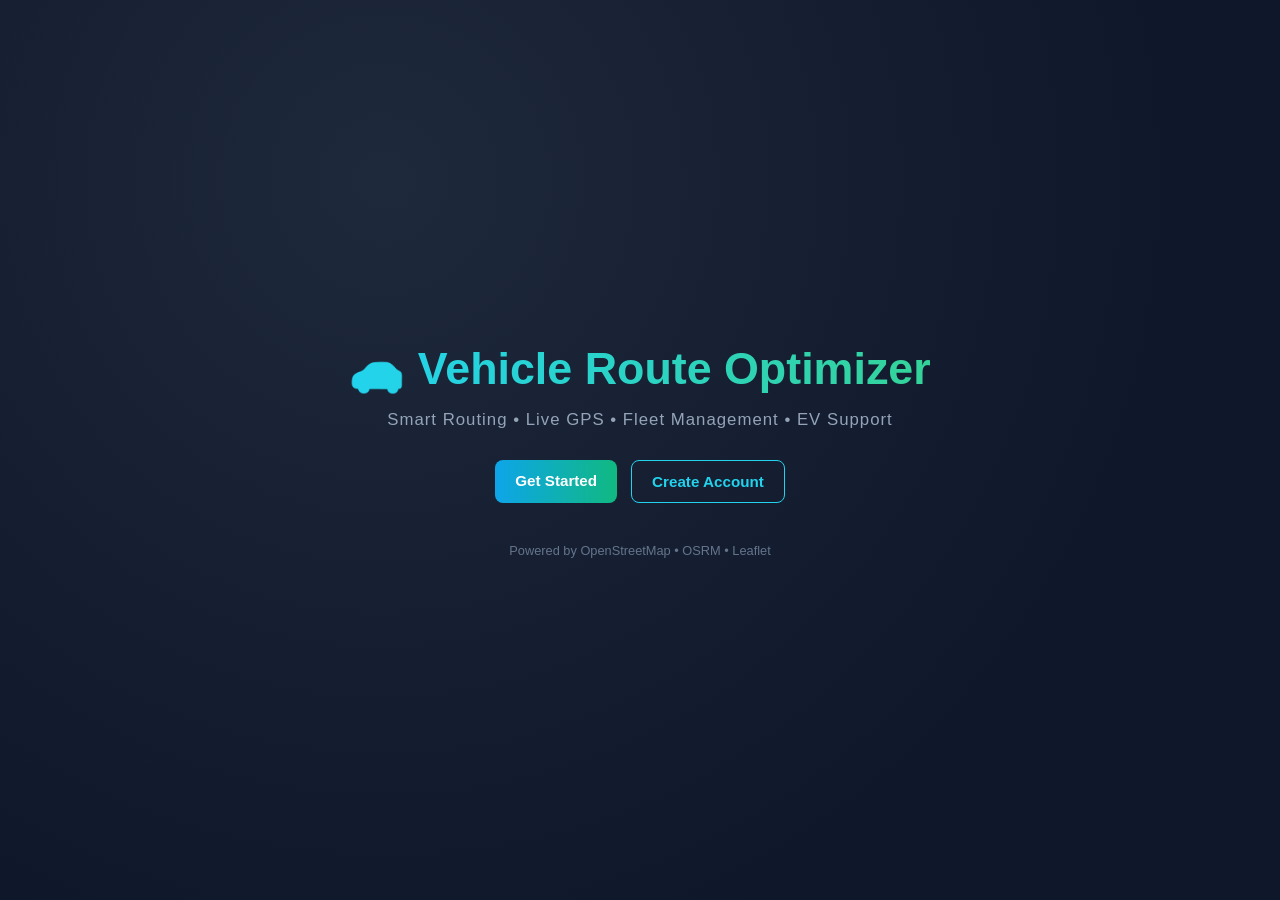
<file: index.html>
<!DOCTYPE html>
<html lang="en">
<head>
  <meta charset="UTF-8" />
  <meta name="viewport" content="width=device-width, initial-scale=1.0"/>
  <title>Vehicle Route Optimizer</title>
  <link rel="stylesheet" href="style.css" />
</head>
<body class="splash-body">
  <div class="splash-content">
    <h1 class="logo">🚗 Vehicle Route Optimizer</h1>
    <p class="tagline">Smart Routing • Live GPS • Fleet Management • EV Support</p>
    <div class="splash-actions">
      <a href="login.html" class="btn primary">Get Started</a>
      <a href="signup.html" class="btn ghost">Create Account</a>
    </div>
    <p class="splash-foot">Powered by OpenStreetMap • OSRM • Leaflet</p>
  </div>
</body>
</html>
</file>
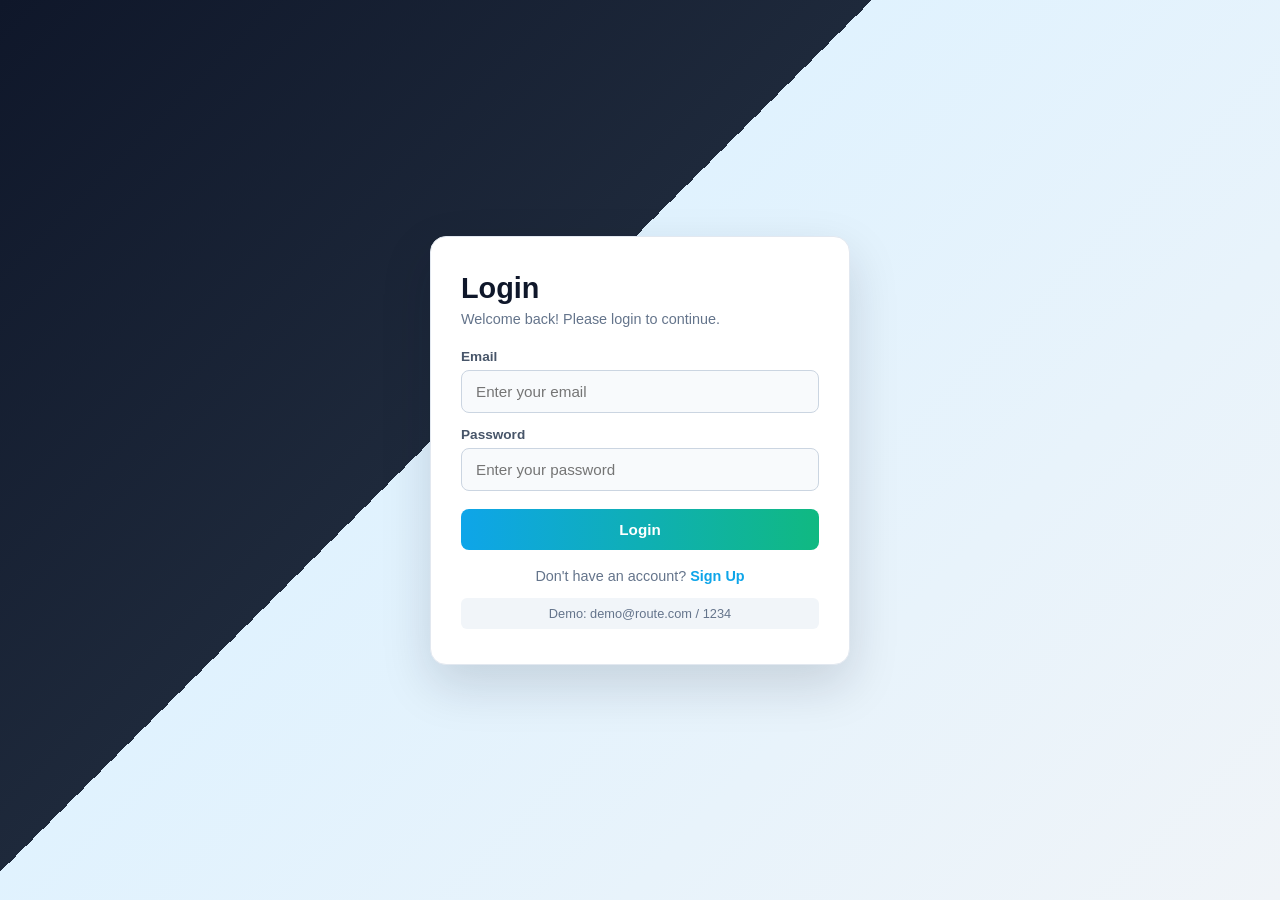
<file: dashboard.html>
<!DOCTYPE html>
<html lang="en">
<head>
  <meta charset="UTF-8" />
  <meta name="viewport" content="width=device-width, initial-scale=1.0"/>
  <title>Dashboard • Route Optimizer</title>
  <link rel="stylesheet" href="style.css" />
</head>
<body>

<div class="app-layout">
  <aside class="sidebar">
    <div class="user-chip">
      <div class="avatar" id="user-avatar">U</div>
      <div class="user-info">
        <p class="user-name" id="sidebar-user-name">User</p>
        <p class="user-role">Logged in</p>
      </div>
    </div>
    <nav class="side-nav">
      <a class="side-link active" href="dashboard.html"><span class="side-icon">🏠</span> <span class="side-label">Dashboard</span></a>
      <a class="side-link" href="map.html"><span class="side-icon">🗺️</span> <span class="side-label">Route Planner</span></a>
      <a class="side-link" href="fleet.html"><span class="side-icon">🚚</span> <span class="side-label">Fleet</span></a>
      <a class="side-link" href="history.html"><span class="side-icon">📜</span> <span class="side-label">Trip History</span></a>
      <a class="side-link" href="settings.html"><span class="side-icon">⚙️</span> <span class="side-label">Settings</span></a>
    </nav>
    <a class="side-link logout-link" onclick="handleLogout()">
      <span class="side-icon">🚪</span> <span class="side-label">Logout</span>
    </a>
  </aside>

  <main class="main-content">
    <div class="page active">
      <div class="page-header">
        <h2>Dashboard</h2>
        <p class="sub">Overview of your trips and fleet</p>
      </div>

      <div class="stat-grid">
        <div class="stat-card">
          <p class="stat-label">Total Trips</p>
          <p class="stat-value" id="stat-trips">0</p>
        </div>
        <div class="stat-card">
          <p class="stat-label">Total Distance</p>
          <p class="stat-value" id="stat-distance">0 km</p>
        </div>
        <div class="stat-card">
          <p class="stat-label">Fleet Size</p>
          <p class="stat-value" id="stat-fleet">0</p>
        </div>
      </div>

      <div class="card light">
        <h3>Quick Start</h3>
        <p class="sub">Plan a new route or manage your fleet.</p>
        <div style="display:flex; gap:10px; flex-wrap:wrap;">
          <a href="map.html" class="btn primary">🗺️ Plan a Route</a>
          <a href="fleet.html" class="btn small">🚚 Manage Fleet</a>
        </div>
      </div>
    </div>
  </main>
</div>

<script src="app.js"></script>
<script>
  loadUserUI();
  refreshDashboard();
</script>
</body>
</html>
</file>
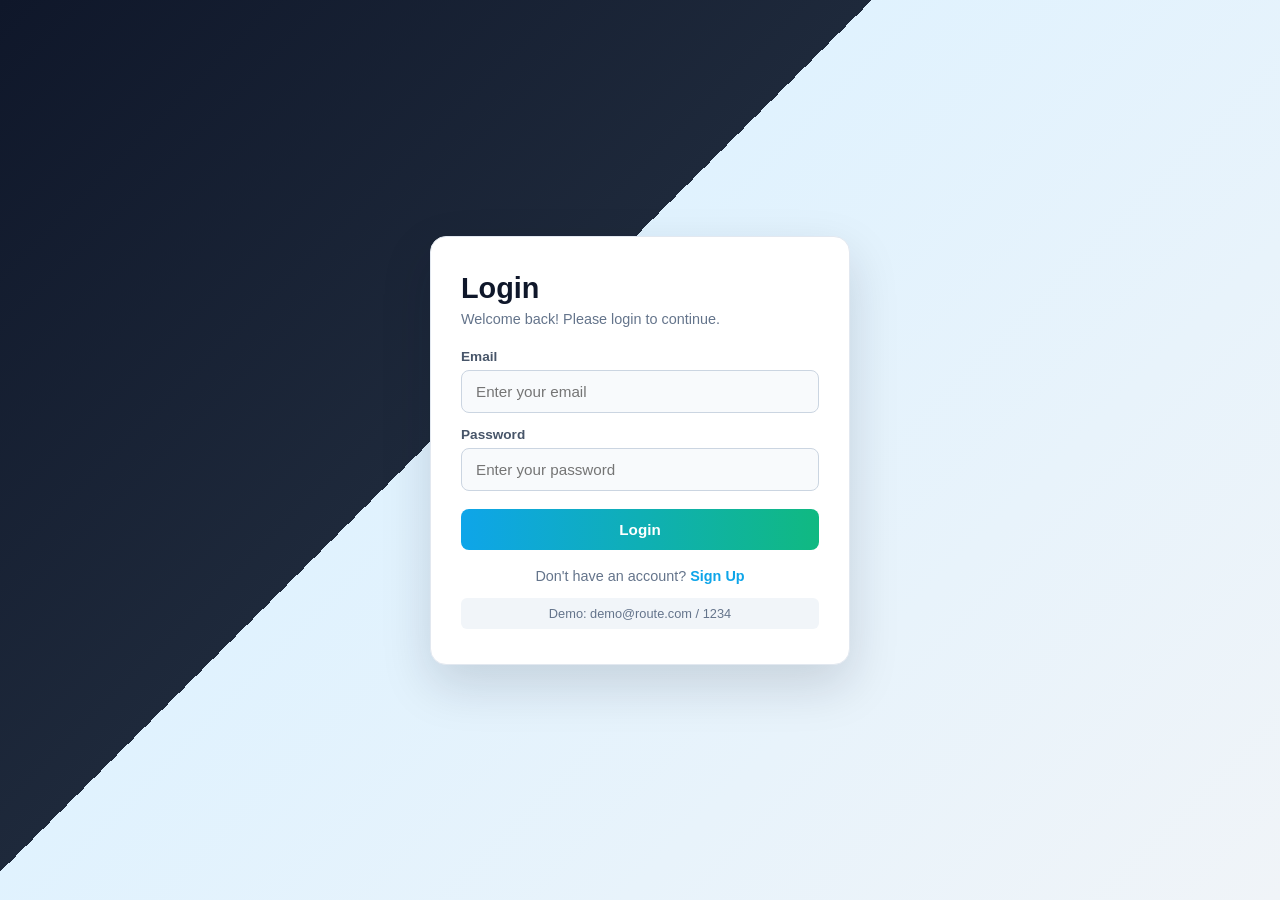
<file: fleet.html>
<!DOCTYPE html>
<html lang="en">
<head>
  <meta charset="UTF-8" />
  <meta name="viewport" content="width=device-width, initial-scale=1.0"/>
  <title>Fleet • Route Optimizer</title>
  <link rel="stylesheet" href="style.css" />
</head>
<body>

<div class="app-layout">
  <aside class="sidebar">
    <div class="user-chip">
      <div class="avatar" id="user-avatar">U</div>
      <div class="user-info">
        <p class="user-name" id="sidebar-user-name">User</p>
        <p class="user-role">Logged in</p>
      </div>
    </div>
    <nav class="side-nav">
      <a class="side-link" href="dashboard.html"><span class="side-icon">🏠</span> <span class="side-label">Dashboard</span></a>
      <a class="side-link" href="map.html"><span class="side-icon">🗺️</span> <span class="side-label">Route Planner</span></a>
      <a class="side-link active" href="fleet.html"><span class="side-icon">🚚</span> <span class="side-label">Fleet</span></a>
      <a class="side-link" href="history.html"><span class="side-icon">📜</span> <span class="side-label">Trip History</span></a>
      <a class="side-link" href="settings.html"><span class="side-icon">⚙️</span> <span class="side-label">Settings</span></a>
    </nav>
    <a class="side-link logout-link" onclick="handleLogout()">
      <span class="side-icon">🚪</span> <span class="side-label">Logout</span>
    </a>
  </aside>

  <main class="main-content">
    <div class="page active">
      <div class="page-header">
        <h2>Fleet Management</h2>
        <p class="sub">Add and manage vehicles in your fleet</p>
      </div>

      <div class="card light">
        <h3>Add Vehicle</h3>
        <div class="form-grid">
          <div>
            <label>Vehicle Name</label>
            <input type="text" id="f-name" placeholder="e.g., Delivery Van 1" />
          </div>
          <div>
            <label>Plate Number</label>
            <input type="text" id="f-plate" placeholder="e.g., AP 39 AB 1234" />
          </div>
          <div>
            <label>Vehicle Type</label>
            <select id="f-type" class="select-input">
              <option value="bike">🏍️ Bike</option>
              <option value="car" selected>🚗 Car</option>
              <option value="truck">🚚 Truck</option>
              <option value="ev">⚡ Electric (EV)</option>
            </select>
          </div>
          <div>
            <label>Max Capacity (kg)</label>
            <input type="number" id="f-capacity" placeholder="e.g., 500" value="500" />
          </div>
          <div>
            <label>Fuel Efficiency (km/L)</label>
            <input type="number" id="f-efficiency" placeholder="e.g., 15" value="15" step="0.1" />
          </div>
          <div>
            <label>Status</label>
            <select id="f-status" class="select-input">
              <option value="active">✅ Active</option>
              <option value="idle">⏸️ Idle</option>
              <option value="maintenance">🔧 Maintenance</option>
            </select>
          </div>
        </div>
        <button class="btn primary full" onclick="addVehicle()">➕ Add to Fleet</button>
      </div>

      <div class="card light">
        <h3>My Fleet (<span id="fleet-count">0</span>)</h3>
        <div id="fleet-list" class="fleet-list">
          <p class="empty-row">No vehicles yet. Add one above.</p>
        </div>
      </div>
    </div>
  </main>
</div>

<div id="toast" class="toast"></div>
<script src="app.js"></script>
<script src="fleet.js"></script>
</body>
</html>
</file>
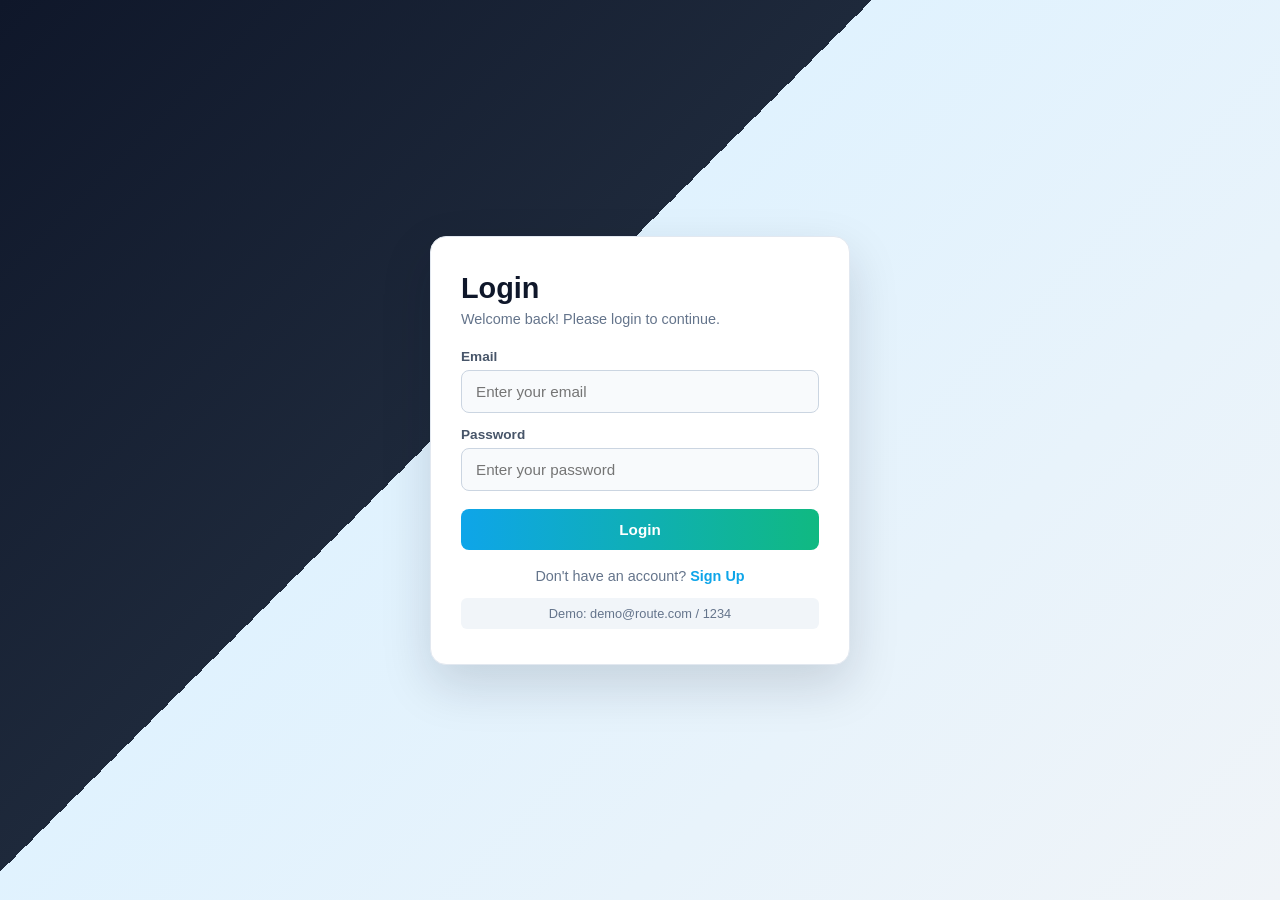
<file: history.html>
<!DOCTYPE html>
<html lang="en">
<head>
  <meta charset="UTF-8" />
  <meta name="viewport" content="width=device-width, initial-scale=1.0"/>
  <title>Trip History • Route Optimizer</title>
  <link rel="stylesheet" href="style.css" />
</head>
<body>
<div class="app-layout">
  <aside class="sidebar">
    <div class="user-chip">
      <div class="avatar" id="user-avatar">U</div>
      <div class="user-info">
        <p class="user-name" id="sidebar-user-name">User</p>
        <p class="user-role">Logged in</p>
      </div>
    </div>
    <nav class="side-nav">
      <a class="side-link" href="dashboard.html"><span class="side-icon">🏠</span> <span class="side-label">Dashboard</span></a>
      <a class="side-link" href="map.html"><span class="side-icon">🗺️</span> <span class="side-label">Route Planner</span></a>
      <a class="side-link" href="fleet.html"><span class="side-icon">🚚</span> <span class="side-label">Fleet</span></a>
      <a class="side-link active" href="history.html"><span class="side-icon">📜</span> <span class="side-label">Trip History</span></a>
      <a class="side-link" href="settings.html"><span class="side-icon">⚙️</span> <span class="side-label">Settings</span></a>
    </nav>
    <a class="side-link logout-link" onclick="handleLogout()">
      <span class="side-icon">🚪</span> <span class="side-label">Logout</span>
    </a>
  </aside>

  <main class="main-content">
    <div class="page active">
      <div class="page-header">
        <h2>Trip History</h2>
        <p class="sub">All your completed trips are stored below.</p>
      </div>

      <div class="card light">
        <input type="text" id="history-search" placeholder="🔍 Search by from / to / vehicle..."
               oninput="renderHistory()" class="search-input" />

        <table class="history-table">
          <thead>
            <tr>
              <th>#</th><th>From</th><th>To</th><th>Vehicle</th>
              <th>Start</th><th>End</th><th>Duration</th><th>Distance</th><th></th>
            </tr>
          </thead>
          <tbody id="history-body">
            <tr><td colspan="9" class="empty-row">No trips yet.</td></tr>
          </tbody>
        </table>

        <button class="btn danger full" onclick="clearHistory()">🗑 Clear All History</button>
      </div>
    </div>
  </main>
</div>
<script src="app.js"></script>
<script> loadUserUI(); renderHistory(); </script>
</body>
</html>
</file>
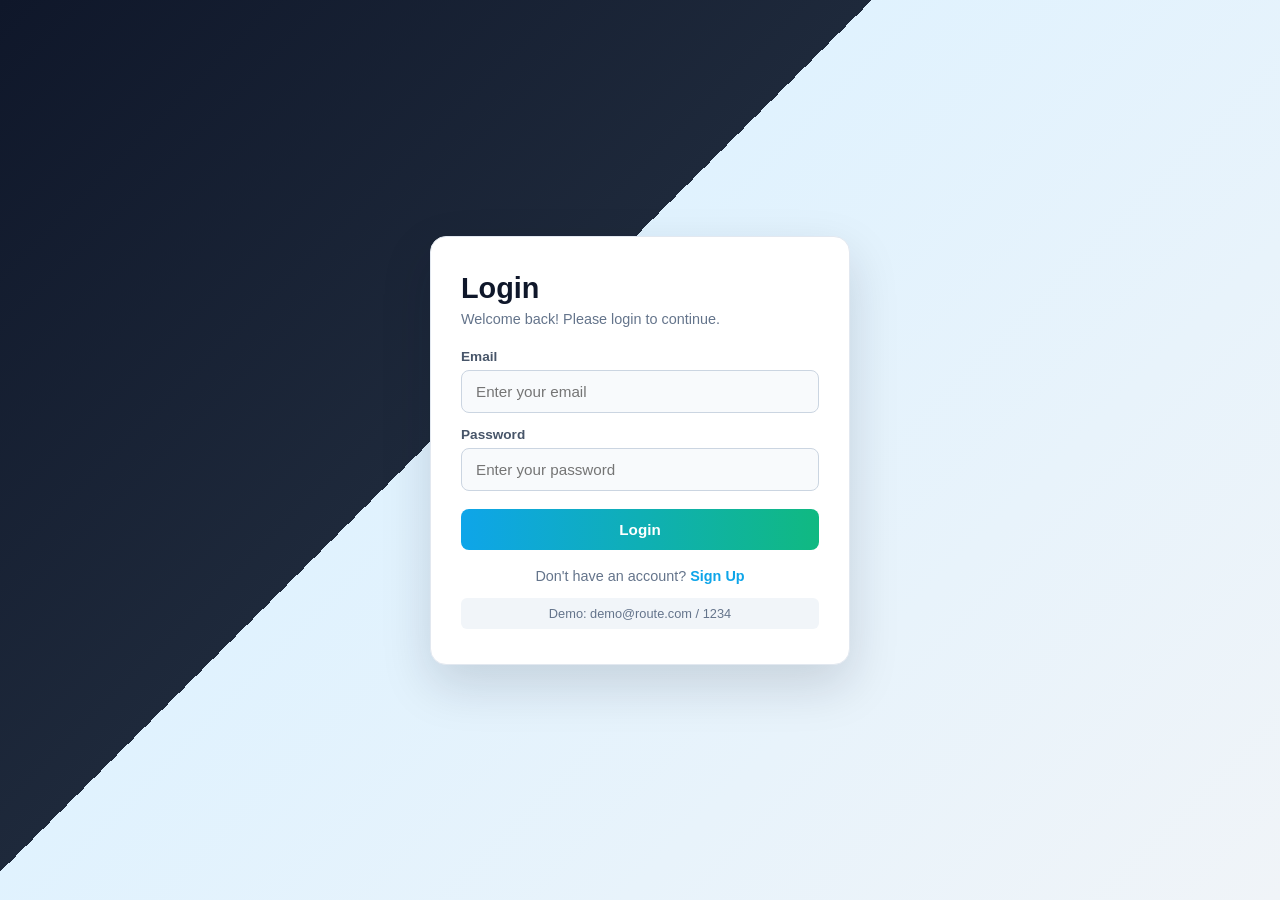
<file: login.html>
<!DOCTYPE html>
<html lang="en">
<head>
  <meta charset="UTF-8" />
  <meta name="viewport" content="width=device-width, initial-scale=1.0"/>
  <title>Login • Route Optimizer</title>
  <link rel="stylesheet" href="style.css" />
</head>
<body class="auth-body">
  <div class="card auth-card">
    <h2>Login</h2>
    <p class="sub">Welcome back! Please login to continue.</p>

    <label>Email</label>
    <input type="email" id="login-email" placeholder="Enter your email" />

    <label>Password</label>
    <input type="password" id="login-password" placeholder="Enter your password" />

    <button class="btn primary full" onclick="handleLogin()">Login</button>

    <p class="switch-text">
      Don't have an account? <a href="signup.html">Sign Up</a>
    </p>

    <p class="demo-hint">Demo: demo@route.com / 1234</p>
  </div>
  <script src="auth.js"></script>
</body>
</html>
</file>
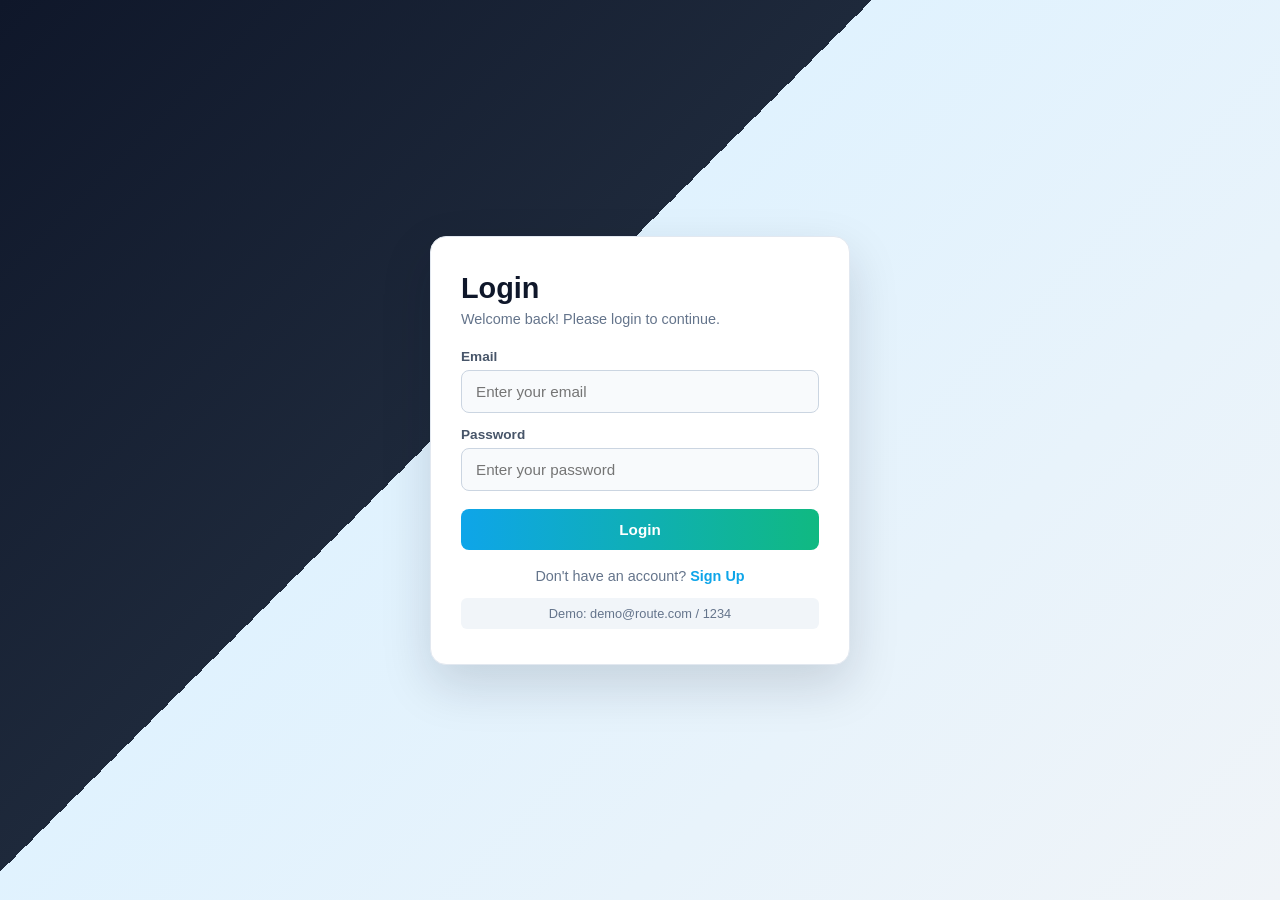
<file: settings.html>
<!DOCTYPE html>
<html lang="en">
<head>
  <meta charset="UTF-8" />
  <meta name="viewport" content="width=device-width, initial-scale=1.0"/>
  <title>Settings • Route Optimizer</title>
  <link rel="stylesheet" href="style.css" />
</head>
<body>
<div class="app-layout">
  <aside class="sidebar">
    <div class="user-chip">
      <div class="avatar" id="user-avatar">U</div>
      <div class="user-info">
        <p class="user-name" id="sidebar-user-name">User</p>
        <p class="user-role">Logged in</p>
      </div>
    </div>
    <nav class="side-nav">
      <a class="side-link" href="dashboard.html"><span class="side-icon">🏠</span> <span class="side-label">Dashboard</span></a>
      <a class="side-link" href="map.html"><span class="side-icon">🗺️</span> <span class="side-label">Route Planner</span></a>
      <a class="side-link" href="fleet.html"><span class="side-icon">🚚</span> <span class="side-label">Fleet</span></a>
      <a class="side-link" href="history.html"><span class="side-icon">📜</span> <span class="side-label">Trip History</span></a>
      <a class="side-link active" href="settings.html"><span class="side-icon">⚙️</span> <span class="side-label">Settings</span></a>
    </nav>
    <a class="side-link logout-link" onclick="handleLogout()">
      <span class="side-icon">🚪</span> <span class="side-label">Logout</span>
    </a>
  </aside>

  <main class="main-content">
    <div class="page active">
      <div class="page-header">
        <h2>Settings</h2>
        <p class="sub">Manage your account preferences</p>
      </div>

      <div class="card light">
        <label>Display Name</label>
        <input type="text" id="settings-name" placeholder="Enter your name" />
        <button class="btn primary full" onclick="saveName()">Save Name</button>
      </div>

      <div class="card light">
        <h3>Danger Zone</h3>
        <p class="sub">This will erase all trip data and fleet. Cannot be undone.</p>
        <button class="btn danger full" onclick="resetAllData()">⚠️ Reset All Data</button>
      </div>
    </div>
  </main>
</div>
<script src="app.js"></script>
<script> loadUserUI(); loadSettings(); </script>
</body>
</html>
</file>
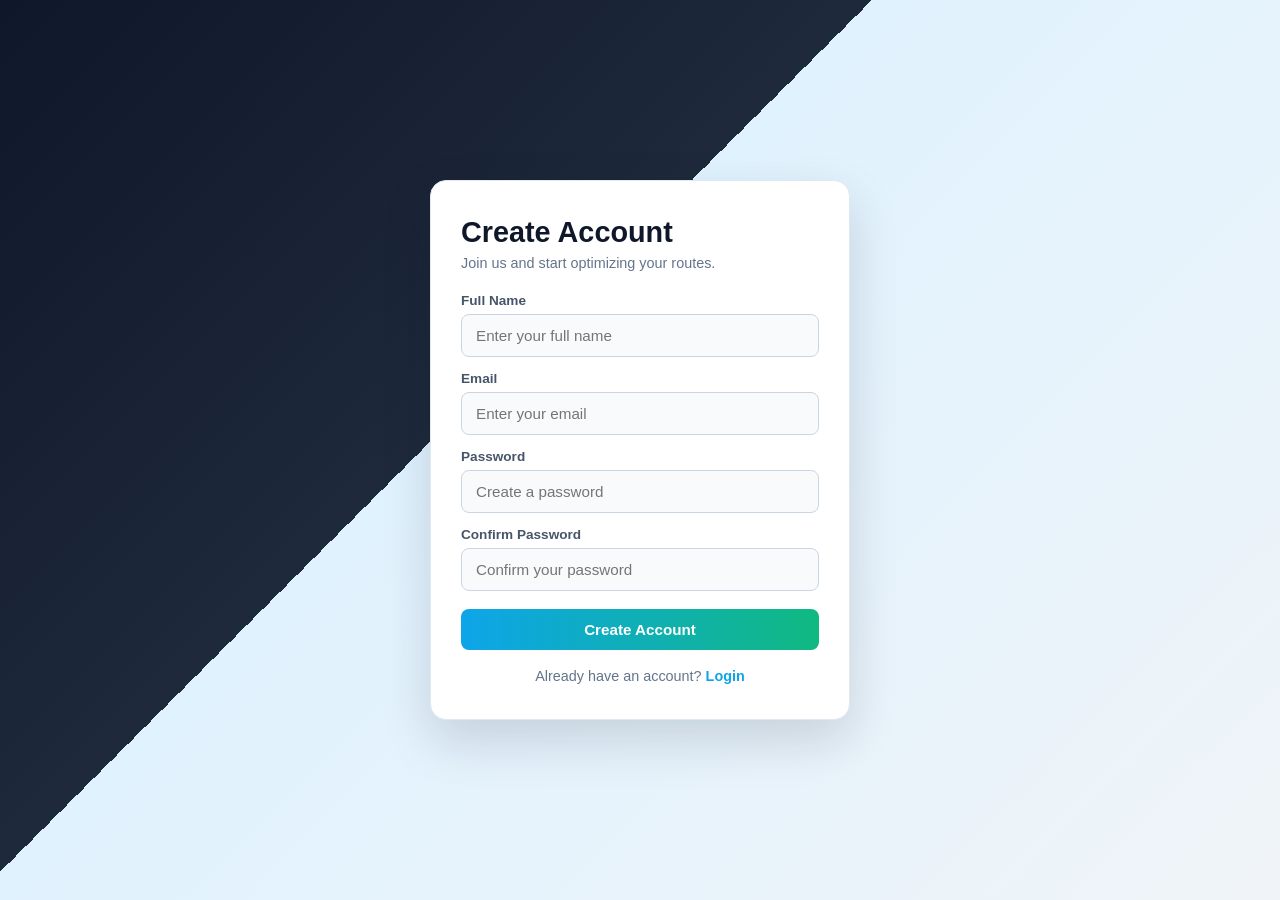
<file: signup.html>
<!DOCTYPE html>
<html lang="en">
<head>
  <meta charset="UTF-8" />
  <meta name="viewport" content="width=device-width, initial-scale=1.0"/>
  <title>Sign Up • Route Optimizer</title>
  <link rel="stylesheet" href="style.css" />
</head>
<body class="auth-body">
  <div class="card auth-card">
    <h2>Create Account</h2>
    <p class="sub">Join us and start optimizing your routes.</p>

    <label>Full Name</label>
    <input type="text" id="signup-name" placeholder="Enter your full name" />

    <label>Email</label>
    <input type="email" id="signup-email" placeholder="Enter your email" />

    <label>Password</label>
    <input type="password" id="signup-password" placeholder="Create a password" />

    <label>Confirm Password</label>
    <input type="password" id="signup-confirm" placeholder="Confirm your password" />

    <button class="btn primary full" onclick="handleSignup()">Create Account</button>

    <p class="switch-text">
      Already have an account? <a href="login.html">Login</a>
    </p>
  </div>
  <script src="auth.js"></script>
</body>
</html>
</file>
<file: style.css>
/* ============ GLOBAL ============ */
* {
  margin: 0;
  padding: 0;
  box-sizing: border-box;
  font-family: 'Segoe UI', Tahoma, sans-serif;
}
body {
  background: #f0f4f8;
  color: #1e293b;
  min-height: 100vh;
  overflow-x: hidden;
}
a { text-decoration: none; color: inherit; }

/* ============ SPLASH ============ */
.splash-body {
  display: flex; align-items: center; justify-content: center;
  background: radial-gradient(circle at 30% 20%, #1e293b 0%, #0f172a 70%);
  color: #e2e8f0; min-height: 100vh;
}
.splash-content { text-align: center; padding: 40px; max-width: 700px; }
.logo {
  font-size: 2.8rem;
  background: linear-gradient(90deg, #22d3ee, #34d399);
  -webkit-background-clip: text; background-clip: text;
  -webkit-text-fill-color: transparent;
  margin-bottom: 15px; font-weight: 800;
}
.tagline { color: #94a3b8; font-size: 1.05rem; margin-bottom: 30px; letter-spacing: 1px; }
.splash-actions { display: flex; gap: 14px; justify-content: center; flex-wrap: wrap; }
.splash-foot { margin-top: 40px; font-size: 0.8rem; color: #64748b; }

/* ============ AUTH ============ */
.auth-body {
  display: flex; align-items: center; justify-content: center;
  min-height: 100vh;
  background: linear-gradient(135deg, #0f172a 0%, #1e293b 40%, #e0f2fe 40%, #f0f4f8 100%);
  padding: 20px;
}
.card {
  background: #ffffff; padding: 35px 30px; border-radius: 16px;
  width: 100%; max-width: 420px;
  box-shadow: 0 20px 50px rgba(15, 23, 42, 0.15);
  border: 1px solid #e2e8f0;
}
.auth-card { max-width: 420px; }
.card.light { max-width: 100%; padding: 22px; margin-bottom: 18px; }
.card h2 { font-size: 1.8rem; margin-bottom: 6px; color: #0f172a; }
.card h3 { font-size: 1.15rem; margin-bottom: 14px; color: #0f172a; }
.card .sub { color: #64748b; font-size: 0.9rem; margin-bottom: 22px; }
.card label {
  display: block; margin-top: 14px; margin-bottom: 6px;
  font-size: 0.85rem; color: #475569; font-weight: 600;
}
.card input, .select-input {
  width: 100%; padding: 12px 14px; border-radius: 8px;
  border: 1px solid #cbd5e1; background: #f8fafc;
  color: #1e293b; font-size: 0.95rem; outline: none;
  transition: border 0.2s, box-shadow 0.2s;
  font-family: inherit;
}
.card input:focus, .select-input:focus {
  border-color: #0ea5e9; background: #fff;
  box-shadow: 0 0 0 3px rgba(14, 165, 233, 0.15);
}

.switch-text { text-align: center; margin-top: 18px; font-size: 0.9rem; color: #64748b; }
.switch-text a { color: #0ea5e9; font-weight: 600; }
.switch-text a:hover { text-decoration: underline; }
.demo-hint {
  text-align: center; margin-top: 14px; font-size: 0.8rem;
  color: #64748b; background: #f1f5f9; padding: 8px; border-radius: 6px;
}

/* ============ BUTTONS ============ */
.btn {
  display: inline-block; padding: 12px 20px; border: none; border-radius: 8px;
  font-size: 0.95rem; font-weight: 600; cursor: pointer;
  transition: transform 0.15s, box-shadow 0.15s, background 0.2s;
  text-align: center; font-family: inherit;
}
.btn.primary { background: linear-gradient(90deg, #0ea5e9, #10b981); color: white; }
.btn.primary:hover { transform: translateY(-2px); box-shadow: 0 8px 20px rgba(14, 165, 233, 0.35); }
.btn.ghost { background: transparent; color: #22d3ee; border: 1px solid #22d3ee; }
.btn.ghost:hover { background: rgba(34, 211, 238, 0.1); }
.btn.success { background: #10b981; color: white; }
.btn.success:hover { background: #059669; }
.btn.danger { background: #ef4444; color: white; }
.btn.danger:hover { background: #dc2626; }
.btn.small { padding: 8px 14px; font-size: 0.85rem; background: #e2e8f0; color: #334155; }
.btn.small:hover { background: #cbd5e1; }
.btn.small.active { background: #f59e0b; color: white; }
.btn.full { width: 100%; margin-top: 18px; }
.btn:disabled { opacity: 0.5; cursor: not-allowed; transform: none !important; }

/* ============ APP LAYOUT ============ */
.app-layout { display: flex; min-height: 100vh; }
.sidebar {
  width: 240px; background: linear-gradient(180deg, #0f172a 0%, #1e293b 100%);
  padding: 22px 16px; display: flex; flex-direction: column; gap: 10px;
  position: sticky; top: 0; height: 100vh;
  box-shadow: 4px 0 25px rgba(15, 23, 42, 0.15);
}
.user-chip {
  display: flex; align-items: center; gap: 12px;
  padding: 12px; border-radius: 12px;
  background: rgba(255, 255, 255, 0.05);
  border: 1px solid rgba(255, 255, 255, 0.08); margin-bottom: 18px;
}
.avatar {
  width: 40px; height: 40px; border-radius: 50%;
  background: linear-gradient(135deg, #0ea5e9, #10b981);
  color: white; display: flex; align-items: center; justify-content: center;
  font-weight: 700; font-size: 1.1rem;
  box-shadow: 0 4px 12px rgba(14, 165, 233, 0.35); flex-shrink: 0;
}
.user-info { overflow: hidden; }
.user-name {
  font-weight: 700; font-size: 0.95rem; color: #f1f5f9;
  white-space: nowrap; overflow: hidden; text-overflow: ellipsis;
}
.user-role { font-size: 0.75rem; color: #94a3b8; }
.side-nav { display: flex; flex-direction: column; gap: 4px; flex: 1; }
.side-link {
  display: flex; align-items: center; gap: 12px;
  padding: 12px 14px; border-radius: 10px; cursor: pointer;
  color: #cbd5e1; font-size: 0.95rem; font-weight: 500;
  transition: background 0.2s, color 0.2s; position: relative;
}
.side-link:hover { background: rgba(255, 255, 255, 0.06); color: #ffffff; }
.side-link.active {
  background: linear-gradient(90deg, rgba(14, 165, 233, 0.2), rgba(16, 185, 129, 0.1));
  color: #22d3ee; font-weight: 700;
}
.side-link.active::before {
  content: ''; position: absolute; left: 0; top: 20%; bottom: 20%;
  width: 4px; background: linear-gradient(180deg, #22d3ee, #10b981);
  border-radius: 0 4px 4px 0; box-shadow: 0 0 12px rgba(34, 211, 238, 0.6);
}
.side-icon { font-size: 1.15rem; }
.logout-link {
  background: rgba(239, 68, 68, 0.1); color: #f87171;
  margin-top: 8px; border: 1px solid rgba(239, 68, 68, 0.2);
}
.logout-link:hover { background: rgba(239, 68, 68, 0.2); color: #fca5a5; }

.main-content {
  flex: 1; padding: 30px 40px; background: #f0f4f8;
  display: flex; flex-direction: column; align-items: center;
  max-width: calc(100% - 240px);
}
.page { width: 100%; max-width: 1000px; }
.page.active { display: block; }
.main-content.map-main { padding: 0; align-items: stretch; }
.page.map-page {
  display: flex; height: 100vh; max-width: 100%; width: 100%; gap: 0;
}
.page-header { margin-bottom: 22px; }
.page-header h2 { font-size: 1.7rem; color: #0f172a; margin-bottom: 4px; }
.page-header .sub { color: #64748b; font-size: 0.95rem; }
.page-header.compact { margin-bottom: 14px; }
.page-header.compact h2 { font-size: 1.3rem; }
.page-header.compact .sub { font-size: 0.82rem; }

/* ============ STATS ============ */
.stat-grid {
  display: grid; grid-template-columns: repeat(3, 1fr);
  gap: 14px; margin-bottom: 22px;
}
.stat-card {
  background: #fff; border: 1px solid #e2e8f0; border-radius: 14px;
  padding: 18px; box-shadow: 0 4px 15px rgba(15, 23, 42, 0.04);
  transition: transform 0.2s; position: relative; overflow: hidden;
}
.stat-card::before {
  content: ''; position: absolute; top: 0; left: 0; right: 0; height: 3px;
  background: linear-gradient(90deg, #0ea5e9, #10b981);
}
.stat-card:hover { transform: translateY(-3px); }
.stat-label { font-size: 0.82rem; color: #64748b; margin-bottom: 6px; }
.stat-value { font-size: 1.5rem; font-weight: 700; color: #0284c7; }

/* ============ MAP PAGE ============ */
.map-sidebar-panel {
  width: 380px; background: #fff; border-right: 1px solid #e2e8f0;
  padding: 20px; overflow-y: auto; flex-shrink: 0;
  box-shadow: 4px 0 20px rgba(15, 23, 42, 0.05); z-index: 10;
}
.map-container { flex: 1; position: relative; }
#map { width: 100%; height: 100%; min-height: 100vh; }
.map-hint {
  position: absolute; bottom: 20px; left: 50%; transform: translateX(-50%);
  background: rgba(15, 23, 42, 0.85); color: #e2e8f0;
  padding: 10px 18px; border-radius: 20px; font-size: 0.85rem;
  z-index: 400; display: none;
}
.map-hint.show { display: block; }

.field-block { margin-bottom: 14px; }
.field-label {
  display: block; font-size: 0.82rem; font-weight: 600;
  color: #475569; margin-bottom: 6px;
}

/* Waypoints */
.waypoints-list { display: flex; flex-direction: column; gap: 10px; margin-bottom: 14px; }
.wp-row {
  display: flex; align-items: center; gap: 8px;
  background: #f8fafc; border: 1px solid #e2e8f0;
  border-radius: 10px; padding: 6px 10px;
}
.wp-row:focus-within {
  border-color: #0ea5e9; background: #fff;
  box-shadow: 0 0 0 3px rgba(14, 165, 233, 0.1);
}
.wp-pin {
  width: 26px; height: 26px; border-radius: 50%;
  display: flex; align-items: center; justify-content: center;
  font-size: 0.75rem; font-weight: 700; color: #fff; flex-shrink: 0;
}
.wp-pin.start { background: #10b981; }
.wp-pin.mid { background: #0ea5e9; }
.wp-pin.end { background: #ef4444; }
.wp-input {
  flex: 1; border: none; outline: none; background: transparent;
  padding: 8px 6px; color: #1e293b; font-size: 0.88rem; font-family: inherit;
  min-width: 0;
}
.wp-time {
  width: 90px; border: 1px solid #cbd5e1; border-radius: 6px;
  padding: 6px 8px; font-size: 0.78rem; color: #475569;
  background: #fff; font-family: inherit;
}
.wp-remove {
  background: transparent; border: none; color: #94a3b8;
  cursor: pointer; font-size: 0.9rem; padding: 4px 6px; border-radius: 6px;
}
.wp-remove:hover { background: #fee2e2; color: #dc2626; }

.map-actions { display: flex; gap: 6px; flex-wrap: wrap; margin-bottom: 14px; }

/* Route results */
.route-results {
  margin-top: 16px; padding-top: 14px; border-top: 1px solid #e2e8f0;
}
.route-results h3 { font-size: 1rem; color: #0f172a; margin-bottom: 12px; }
.route-option {
  background: #f8fafc; border: 2px solid #e2e8f0; border-radius: 10px;
  padding: 12px 14px; margin-bottom: 10px; cursor: pointer;
  transition: border 0.2s, background 0.2s, transform 0.15s;
}
.route-option:hover { border-color: #0ea5e9; background: #f0f9ff; transform: translateX(3px); }
.route-option.selected { border-color: #10b981; background: #ecfdf5; }
.ro-title { font-weight: 700; color: #0f172a; margin-bottom: 6px; font-size: 0.92rem; }
.ro-meta { display: flex; gap: 10px; font-size: 0.78rem; color: #64748b; flex-wrap: wrap; }
.ro-meta span { display: flex; align-items: center; gap: 4px; }

/* Trip controls */
.trip-controls { display: flex; gap: 10px; margin-top: 16px; }
.trip-controls .btn { flex: 1; }
.live-timer {
  margin-top: 16px; padding: 16px; border-radius: 12px;
  background: linear-gradient(135deg, #0f172a, #1e293b); text-align: center;
}
.timer-label { font-size: 0.8rem; color: #22d3ee; font-weight: 600; }
.timer-value {
  font-size: 1.7rem; font-weight: 800; color: #34d399;
  letter-spacing: 2px; margin: 6px 0;
  text-shadow: 0 0 20px rgba(52, 211, 153, 0.5);
}
.timer-value.warn { color: #f87171; text-shadow: 0 0 20px rgba(248, 113, 113, 0.6); }
.timer-sub { font-size: 0.8rem; color: #94a3b8; }

/* LIVE GPS PANEL */
.live-gps-panel {
  margin-top: 16px; padding: 14px; border-radius: 12px;
  background: linear-gradient(135deg, #ecfdf5, #e0f2fe);
  border: 1px solid #a7f3d0;
}
.live-gps-panel h3 { font-size: 0.95rem; color: #0f172a; margin-bottom: 10px; }
.gps-row {
  display: flex; justify-content: space-between; padding: 6px 0;
  border-bottom: 1px dashed #cbd5e1; font-size: 0.85rem;
}
.gps-row:last-child { border-bottom: none; }
.gps-row span { color: #64748b; }
.gps-row b { color: #0284c7; }

/* ============ FLEET ============ */
.form-grid {
  display: grid; grid-template-columns: repeat(2, 1fr);
  gap: 12px; margin-bottom: 12px;
}
.form-grid label {
  display: block; margin-top: 0; margin-bottom: 6px;
  font-size: 0.82rem; color: #475569; font-weight: 600;
}
.fleet-list { display: flex; flex-direction: column; gap: 10px; }
.fleet-item {
  display: flex; justify-content: space-between; align-items: center;
  padding: 14px; border-radius: 10px;
  background: #f8fafc; border: 1px solid #e2e8f0;
  transition: border 0.2s, transform 0.15s;
  gap: 12px; flex-wrap: wrap;
}
.fleet-item:hover { border-color: #0ea5e9; transform: translateX(3px); }
.fi-left { display: flex; align-items: center; gap: 12px; }
.fi-icon { font-size: 1.8rem; }
.fi-name { font-weight: 700; color: #0f172a; }
.fi-meta { font-size: 0.8rem; color: #64748b; margin-top: 2px; }
.fi-right { display: flex; align-items: center; gap: 8px; }
.fi-badge {
  padding: 4px 10px; border-radius: 20px;
  font-size: 0.72rem; font-weight: 700;
}
.fi-badge.active { background: #d1fae5; color: #059669; }
.fi-badge.idle { background: #fef3c7; color: #d97706; }
.fi-badge.maintenance { background: #fee2e2; color: #dc2626; }

/* ============ HISTORY TABLE ============ */
.search-input {
  width: 100%; padding: 12px 14px; border-radius: 10px;
  border: 1px solid #cbd5e1; background: #f8fafc; color: #1e293b;
  font-size: 0.95rem; margin-bottom: 18px; outline: none;
}
.search-input:focus { border-color: #0ea5e9; background: #fff; box-shadow: 0 0 0 3px rgba(14, 165, 233, 0.15); }
.history-table { width: 100%; border-collapse: collapse; margin-bottom: 18px; font-size: 0.9rem; }
.history-table thead { background: linear-gradient(90deg, #0f172a, #1e293b); }
.history-table thead th { color: #22d3ee; font-size: 0.78rem; text-transform: uppercase; letter-spacing: 0.5px; }
.history-table th, .history-table td {
  padding: 12px; text-align: left; border-bottom: 1px solid #e2e8f0; white-space: nowrap;
}
.history-table td { color: #334155; }
.history-table tbody tr:hover { background: #f8fafc; }
.empty-row { text-align: center !important; color: #94a3b8 !important; padding: 25px !important; }
.del-btn { background: #fef2f2; color: #dc2626; border: none; border-radius: 6px; padding: 6px 10px; cursor: pointer; font-size: 0.85rem; }
.del-btn:hover { background: #fee2e2; }

/* ============ MODALS ============ */
.modal-overlay {
  position: fixed; inset: 0; background: rgba(15, 23, 42, 0.5);
  backdrop-filter: blur(6px); display: flex; align-items: center; justify-content: center;
  z-index: 1000; animation: fadeIn 0.25s ease;
}
.modal-box {
  background: #fff; padding: 28px; border-radius: 18px;
  max-width: 560px; width: 90%;
  box-shadow: 0 25px 60px rgba(15, 23, 42, 0.35); text-align: center;
}
.modal-box.small-box { max-width: 420px; }
.modal-box h3 { color: #0f172a; margin-bottom: 8px; font-size: 1.25rem; }
.modal-box .sub { color: #64748b; font-size: 0.9rem; margin-bottom: 20px; }
.vehicle-options { display: grid; grid-template-columns: repeat(2, 1fr); gap: 12px; margin-bottom: 20px; }
.vehicle-option {
  background: #f8fafc; border: 2px solid #e2e8f0; border-radius: 12px;
  padding: 16px 10px; cursor: pointer;
  transition: border 0.2s, transform 0.2s, background 0.2s;
}
.vehicle-option:hover { border-color: #0ea5e9; background: #f0f9ff; transform: translateY(-3px); }
.v-icon { font-size: 1.8rem; display: block; margin-bottom: 6px; }
.v-name { font-weight: 700; color: #0f172a; }
.v-desc { font-size: 0.75rem; color: #64748b; margin-top: 4px; }
.popup-actions { display: flex; justify-content: center; gap: 10px; margin-top: 10px; }

/* ============ TOAST ============ */
.toast {
  position: fixed; bottom: 30px; left: 50%;
  transform: translateX(-50%) translateY(100px);
  background: #10b981; color: white; padding: 12px 24px;
  border-radius: 10px; font-weight: 600; opacity: 0;
  transition: all 0.3s ease; z-index: 2000;
  box-shadow: 0 8px 25px rgba(0, 0, 0, 0.2);
}
.toast.show { opacity: 1; transform: translateX(-50%) translateY(0); }
.toast.error { background: #ef4444; }

/* ============ UTILITIES ============ */
.hidden { display: none !important; }
@keyframes fadeIn { from { opacity: 0; transform: translateY(10px); } to { opacity: 1; transform: translateY(0); } }

/* ============ LEAFLET MARKERS ============ */
.user-location-icon { position: relative; }
.user-dot {
  width: 16px; height: 16px; background: #0ea5e9;
  border: 3px solid #fff; border-radius: 50%;
  box-shadow: 0 0 10px rgba(14, 165, 233, 0.9);
  position: relative; z-index: 2;
}
.user-dot-pulse {
  position: absolute; top: 50%; left: 50%;
  width: 16px; height: 16px; margin: -8px 0 0 -8px;
  background: rgba(14, 165, 233, 0.45); border-radius: 50%;
  animation: pulse 1.8s ease-out infinite;
}
@keyframes pulse { 0% { transform: scale(1); opacity: 1; } 100% { transform: scale(3.5); opacity: 0; } }
.wp-marker-icon { background: transparent; }
.wp-marker {
  width: 30px; height: 30px; border-radius: 50%;
  display: flex; align-items: center; justify-content: center;
  font-size: 0.85rem; font-weight: 800; color: white;
  border: 3px solid #fff; box-shadow: 0 4px 12px rgba(15, 23, 42, 0.35);
}
.wp-marker.start { background: #10b981; }
.wp-marker.mid { background: #0ea5e9; }
.wp-marker.end { background: #ef4444; }
.obstacle-icon { background: transparent; }
.obstacle-marker {
  width: 32px; height: 32px; background: #fff7ed;
  border: 2px solid #f59e0b; border-radius: 50%;
  display: flex; align-items: center; justify-content: center;
  font-size: 1rem; box-shadow: 0 4px 12px rgba(245, 158, 11, 0.4);
  animation: wobble 2s ease-in-out infinite;
}
@keyframes wobble { 0%,100% { transform: rotate(-6deg); } 50% { transform: rotate(6deg); } }
#obstacle-btn.active, #track-btn.active { background: #f59e0b; color: white; }

/* ============ RESPONSIVE ============ */
@media (max-width: 1000px) {
  .stat-grid { grid-template-columns: repeat(2, 1fr); }
  .form-grid { grid-template-columns: 1fr; }
}
@media (max-width: 850px) {
  .sidebar { width: 70px; padding: 22px 8px; }
  .side-label, .user-info { display: none; }
  .user-chip { justify-content: center; padding: 8px; }
  .side-link { justify-content: center; padding: 12px; }
  .main-content { padding: 22px 18px; max-width: calc(100% - 70px); }
  .main-content.map-main { padding: 0; }
  .map-sidebar-panel { width: 300px; }
}
@media (max-width: 600px) {
  .logo { font-size: 2rem; }
  .stat-grid { grid-template-columns: 1fr; }
  .vehicle-options { grid-template-columns: 1fr; }
  .page.map-page { flex-direction: column; }
  .map-sidebar-panel { width: 100%; max-height: 45vh; }
  #map { min-height: 55vh; }
}

/* ============ v2 ADDITIONS ============ */
.helper-text {
  font-size: 0.72rem;
  color: #94a3b8;
  margin-bottom: 12px;
  margin-top: -6px;
  padding-left: 4px;
}

.wp-weight {
  width: 60px;
  border: 1px solid #cbd5e1;
  border-radius: 6px;
  padding: 6px 6px;
  font-size: 0.78rem;
  color: #475569;
  background: #fff;
  font-family: inherit;
}

.vehicle-info {
  margin-top: 8px;
  padding: 10px 12px;
  background: linear-gradient(135deg, #ecfdf5, #e0f2fe);
  border: 1px solid #a7f3d0;
  border-radius: 10px;
  font-size: 0.82rem;
  color: #0f172a;
}
.vehicle-info b { color: #0284c7; }

.predictive-card {
  margin-top: 14px;
  padding: 14px;
  border-radius: 12px;
  background: linear-gradient(135deg, #ede9fe, #fce7f3);
  border: 1px solid #c4b5fd;
}
.predictive-card h4 {
  font-size: 0.9rem;
  color: #6d28d9;
  margin-bottom: 6px;
}
.predictive-card p {
  font-size: 0.82rem;
  color: #4c1d95;
  line-height: 1.4;
}

.traffic-legend {
  position: absolute;
  top: 20px;
  right: 20px;
  background: rgba(255, 255, 255, 0.95);
  border: 1px solid #e2e8f0;
  border-radius: 10px;
  padding: 10px 14px;
  z-index: 400;
  display: flex;
  gap: 12px;
  font-size: 0.75rem;
  color: #334155;
  box-shadow: 0 4px 15px rgba(15, 23, 42, 0.1);
}
.traffic-legend span { display: flex; align-items: center; gap: 4px; }
.traffic-legend .dot {
  display: inline-block;
  width: 10px; height: 10px; border-radius: 50%;
}
.traffic-legend .dot.green { background: #10b981; }
.traffic-legend .dot.amber { background: #f59e0b; }
.traffic-legend .dot.red   { background: #ef4444; }

#traffic-btn.active { background: #0ea5e9; color: #fff; }
</file>
